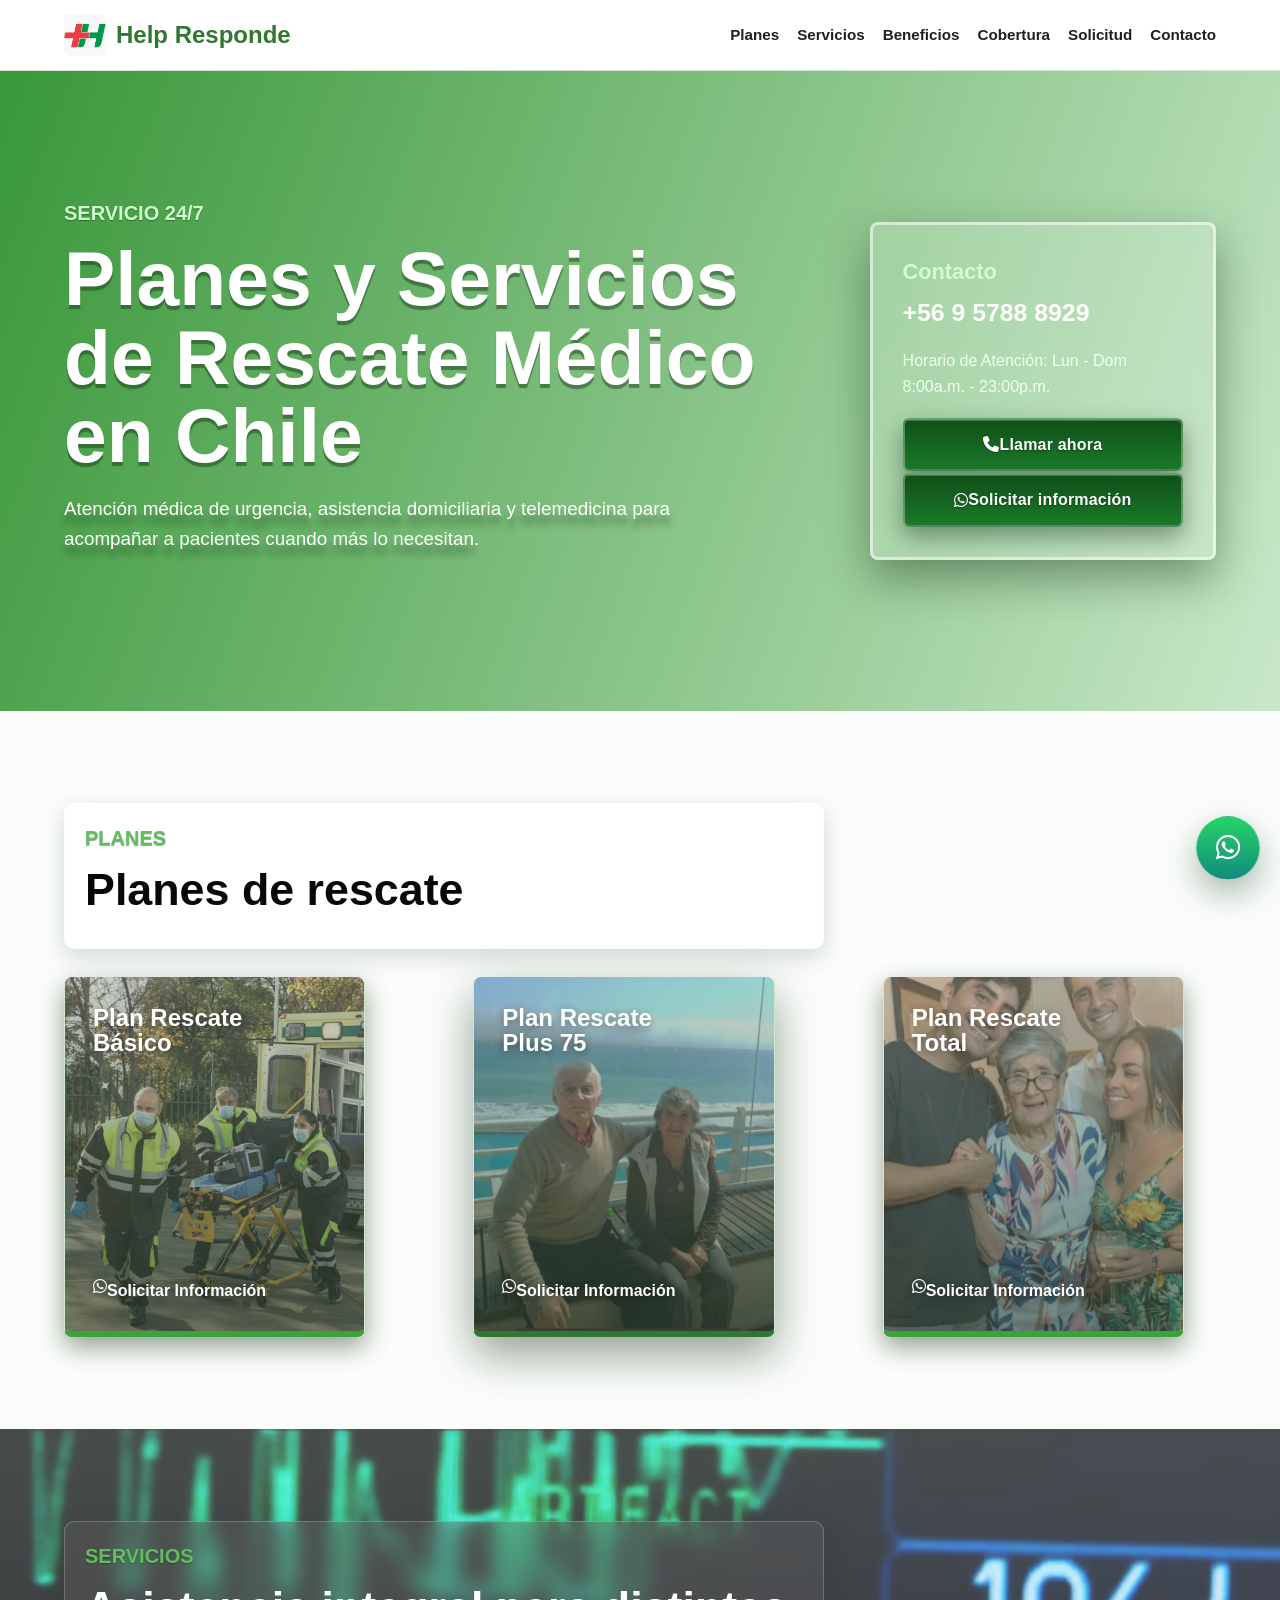
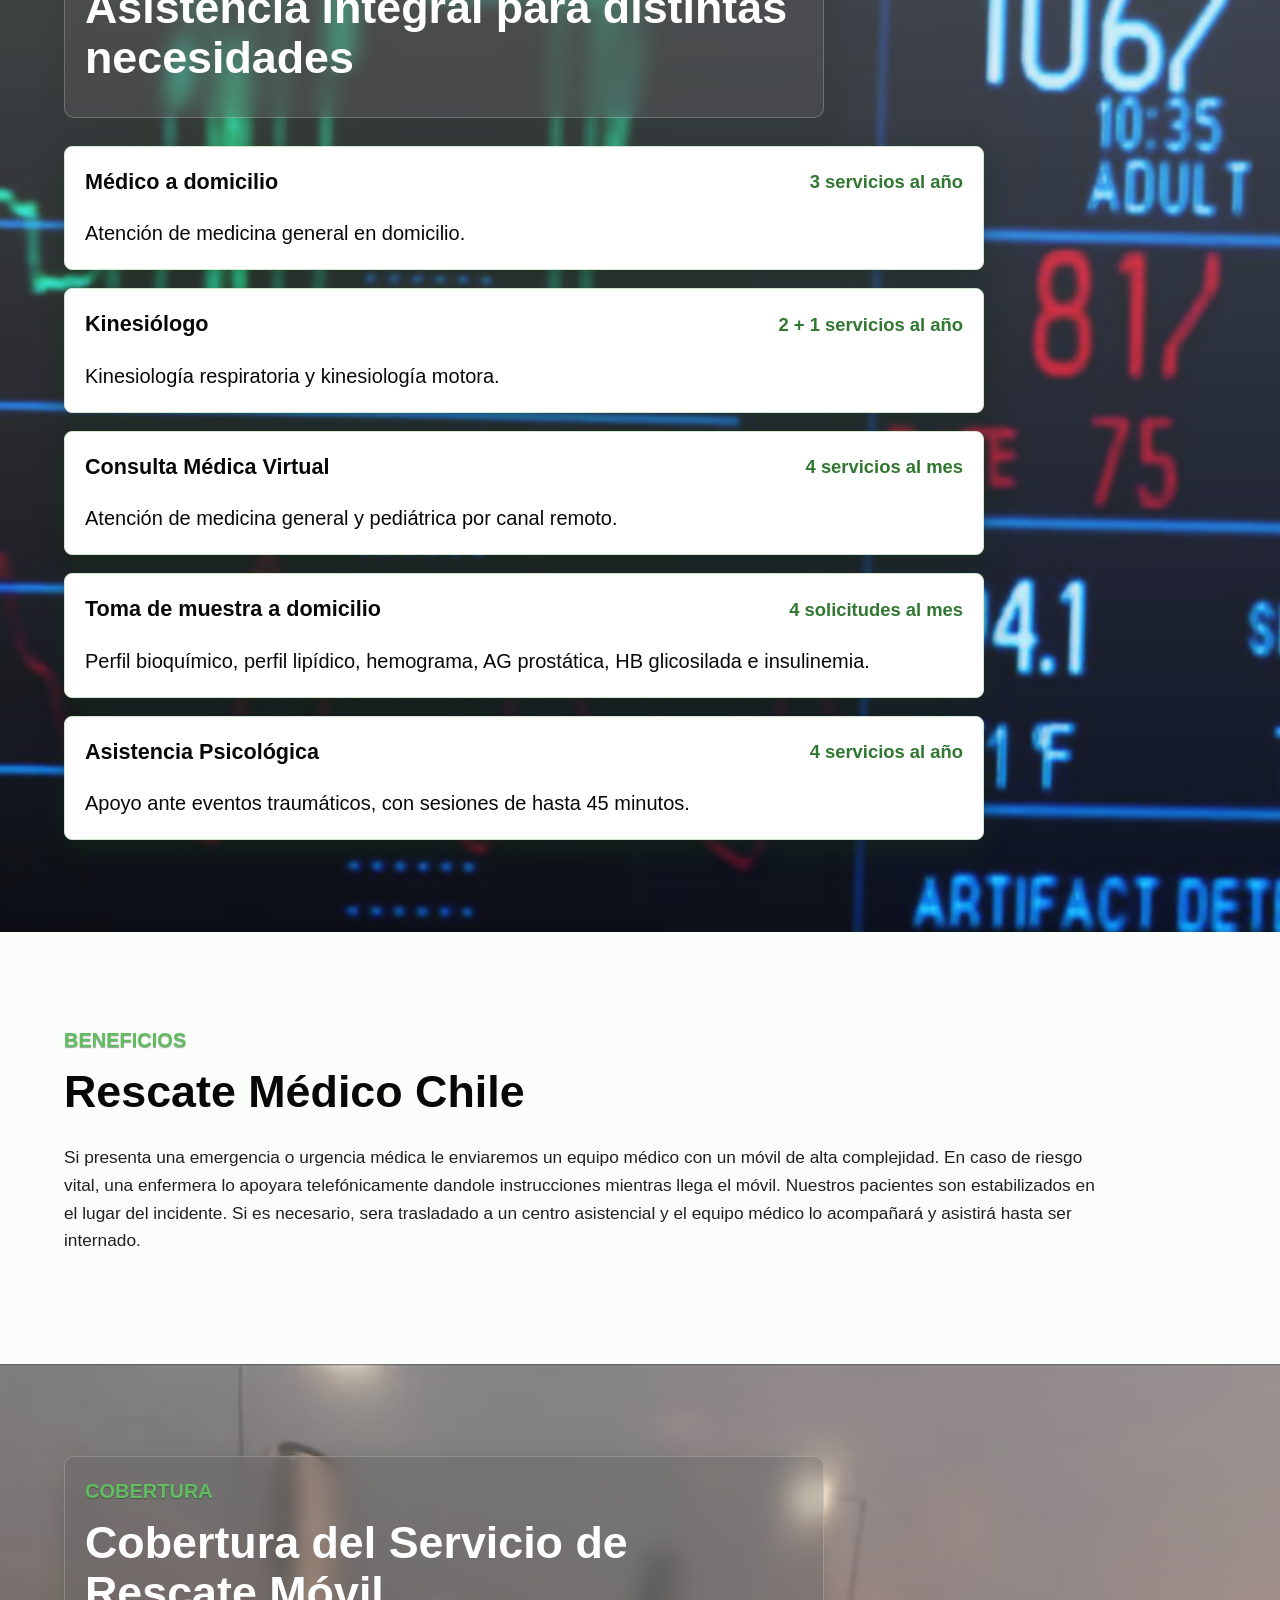
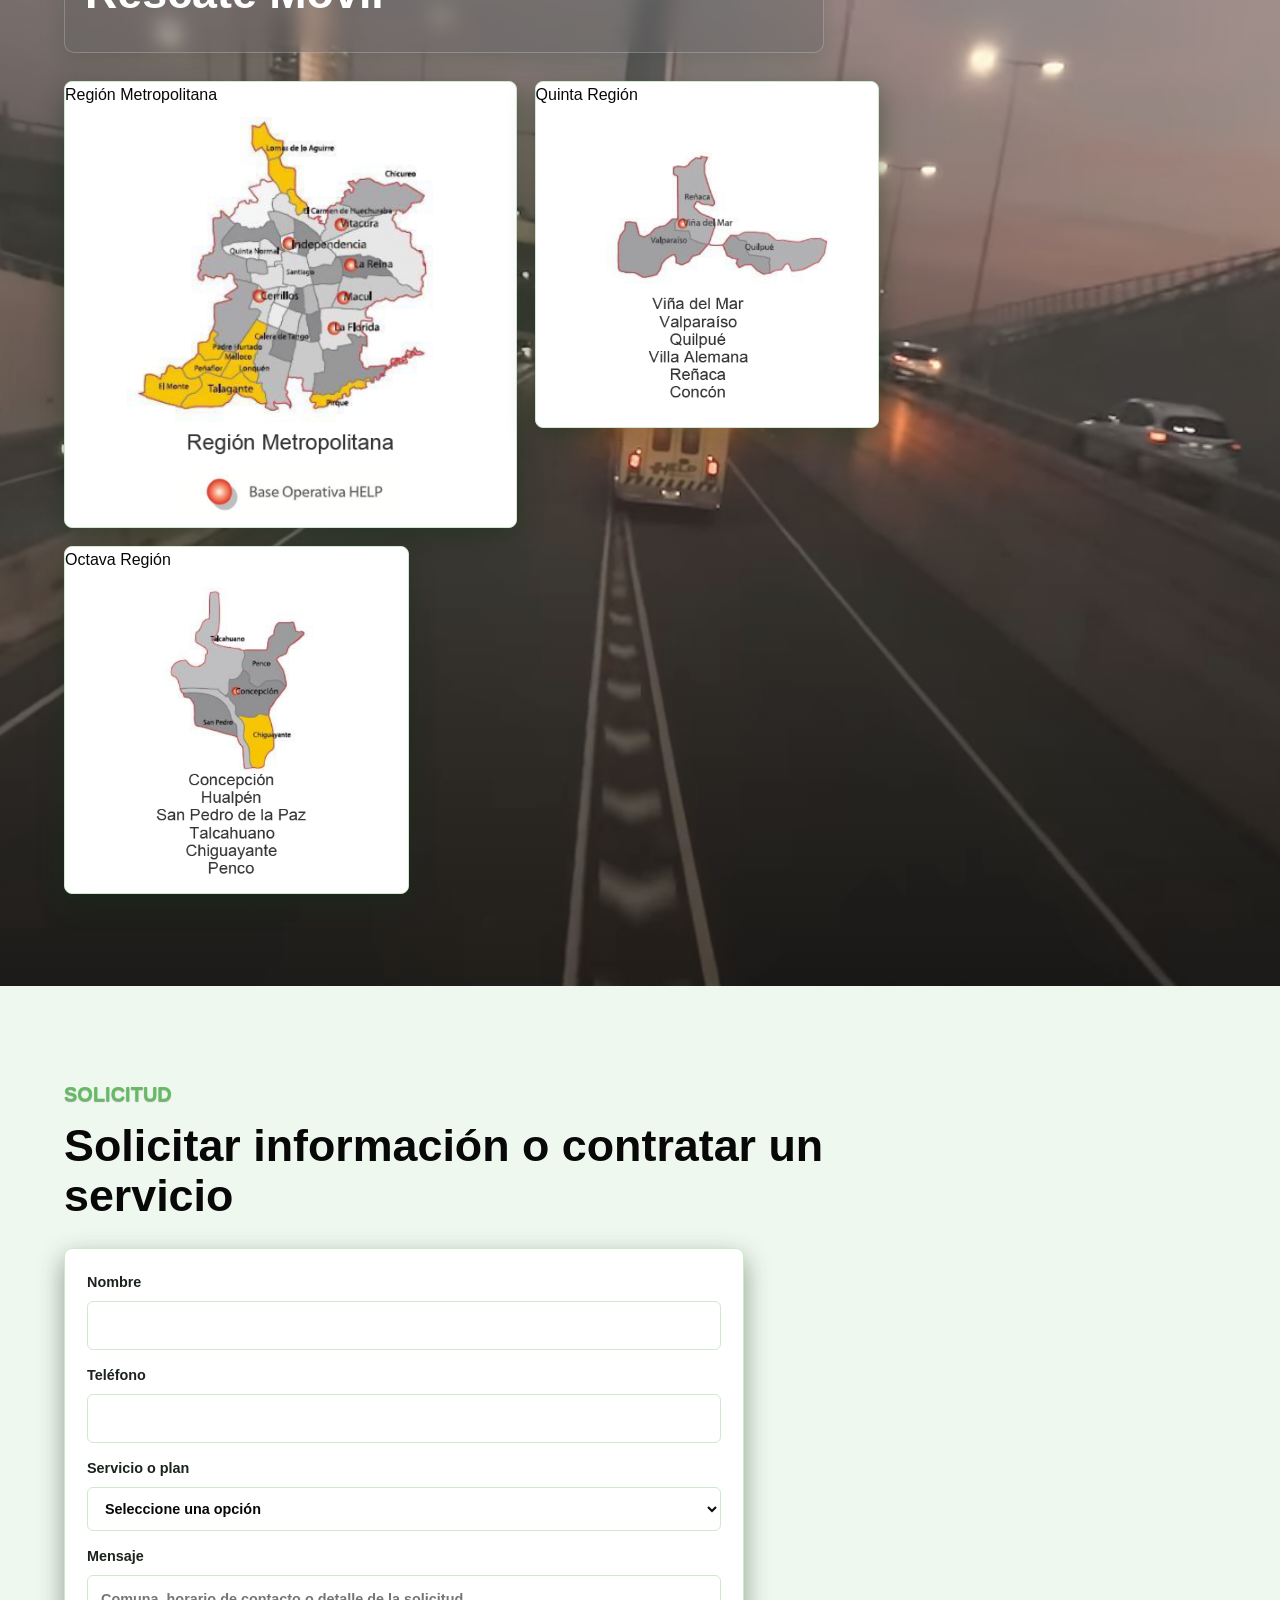
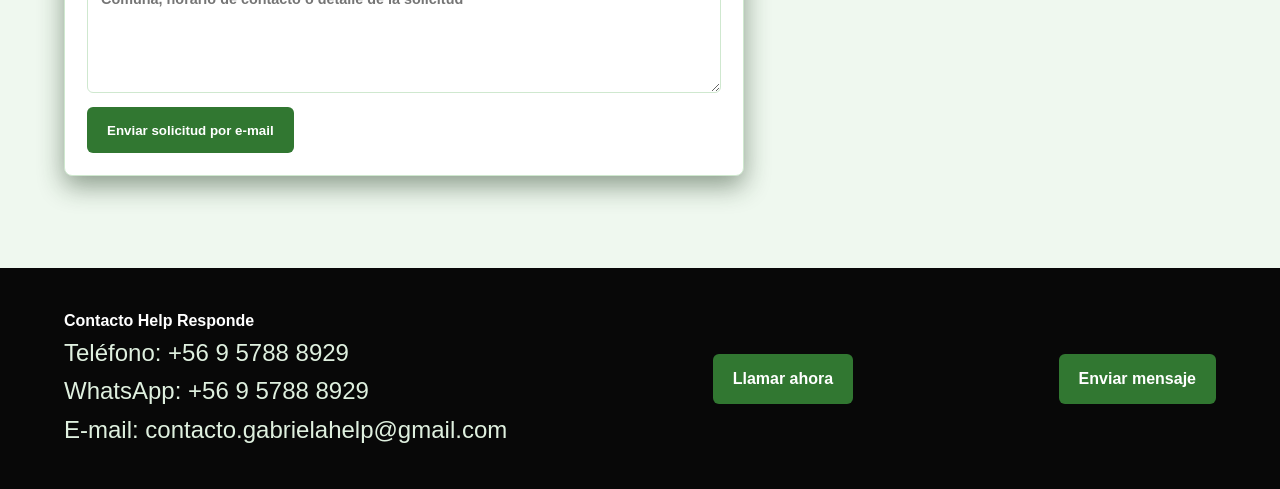
<file: index.html>
<!DOCTYPE html>

<html lang="es">
  
<head>
  
  <meta charset="UTF-8">
  <meta name="viewport" content="width=device-width, initial-scale=1.0">
<meta name="description" content="Servicio de rescate médico en Chile con atención rápida, segura y profesional. Traslados y asistencia de emergencia para pacientes y empresas.">
  <title>Servicio de Rescate Médico </title>
  <!-- Google tag (gtag.js) -->
  <script async src="https://www.googletagmanager.com/gtag/js?id=AW-18288277828"></script>
<script>
  window.dataLayer = window.dataLayer || [];
  function gtag(){dataLayer.push(arguments);}
  gtag('js', new Date());

  gtag('config', 'AW-18288277828');
  gtag('config', 'AW-18288277828/DdGXCNu-r8ocEMTyw5BE', {
    'phone_conversion_number': '+56 9 5788 8929'
  });
</script>
  <!-- Event snippet for Clic de llamada conversion page -->
<script>
function gtag_report_conversion(url) {
  var callback = function () {
    if (typeof(url) != 'undefined') {
      window.location = url;
    }
  };

  gtag('event', 'conversion', {
    'send_to': 'AW-18288277828/Q2jDCJCt4skcEMIyw5BE',
    'value': 1.0,
    'currency': 'CLP',
    'event_callback': callback
  });

  return false;
}
</script>
  <link rel="icon" href="static/assets/Help_Logo.jpg" type="image/x-icon">
  <link rel="stylesheet" href="static/css/style.css">
  <link rel="stylesheet" href="https://cdnjs.cloudflare.com/ajax/libs/font-awesome/6.5.2/css/all.min.css" referrerpolicy="no-referrer">
</head>
<body>
  <header class="site-header">
    <a class="brand" href="#inicio">
      <img src="static/assets/Help_Logo.jpg" alt="">
      <span>Help Responde</span>
    </a>
    <nav class="nav" aria-label="Principal">
      <a href="#planes">Planes</a>
      <a href="#servicios">Servicios</a>
      <a href="#beneficios">Beneficios</a>
      <a href="#cobertura">Cobertura</a>
      <a href="#solicitud">Solicitud</a>
      <a href="#contacto">Contacto</a>
    </nav>
  </header>

  <main>
    <section class="hero" id="inicio">
      
      <div class="hero-content">
        <p class="eyebrow">Servicio 24/7</p>
        <h1>Planes y Servicios de Rescate Médico en Chile</h1>
        <p class="hero-text">
          Atención médica de urgencia, asistencia domiciliaria y telemedicina
          para acompañar a pacientes cuando más lo necesitan.
        </p>
      </div>
      <div class="hero-panel">
  <span>Contacto</span>
  <strong>+56 9 5788 8929</strong>
  <p>Horario de Atención: Lun - Dom 8:00a.m. - 23:00p.m.</p>

  <a class="primary-button call-now-button"
   href="tel:+56957888929"
   onclick="return gtag_report_conversion('tel:+56957888929');">
  <i class="fa-solid fa-phone"></i> Llamar ahora
</a>

  <a class="primary-button"
   href="https://wa.me/56957888929"
   onclick="return gtag_report_contact_conversion('https://wa.me/56957888929');">
  <i class="fa-brands fa-whatsapp"></i> Solicitar información
</a>
</div>
    </section>

   
    <section class="section" id="planes">
      <div class="section-heading section-heading-boxed">
        <p class="eyebrow">Planes</p>
        <h2>Planes de rescate</h2>
      </div>
      <div class="plan-tabs" aria-label="Planes disponibles">
        <a class="plan-option" href="#solicitud" aria-label="Solicitar información sobre Plan Rescate Básico">
          <div class="plan-header">
            <span>Plan Rescate Básico</span>
            
          </div>
          <img class="plan-image" src="static/assets/PlanRescateBásico.png" alt="Plan Rescate Básico">
          <div class="plan-content">
            
            <span><i class="fa-brands fa-whatsapp"></i> Solicitar Información</span>
          </div>
        </a>
        <a class="plan-option highlighted" href="#solicitud" aria-label="Solicitar información sobre Plan Rescate Plus 75">
          <div class="plan-header">
            <span>Plan Rescate Plus 75</span>
            
          </div>
          <img class="plan-image" src="static/assets/PlanRescatePlus.jpg" alt="Plan Rescate Plus 75">
          <div class="plan-content">
            
            <span><i class="fa-brands fa-whatsapp"></i> Solicitar Información</span>
          </div>
        </a>
        <a class="plan-option" href="#solicitud" aria-label="Solicitar información sobre Plan Rescate Total">
          <div class="plan-header">
            <span>Plan Rescate Total</span>
            
          </div>
          <img class="plan-image" src="static/assets/PlanRescateTotal.jpg" alt="Plan Rescate Total">
          <div class="plan-content">
            
            <span><i class="fa-brands fa-whatsapp"></i> Solicitar Información</span>
          </div>
        </a>
      </div>
    </section>

    

    <section class="section muted" id="servicios">
      <div class="section-heading-overimage">
        <p class="eyebrow">Servicios</p>
        <h2>Asistencia integral para distintas necesidades</h2>
      </div>
      <div class="info-accordion">
        <article class="info-item">
          <div class="info-header">
            <span>Médico a domicilio</span>
            <strong>3 servicios al año</strong>
          </div>
          <div class="info-content">
            <p>Atención de medicina general en domicilio.</p>
          </div>
        </article>
        <article class="info-item">
          <div class="info-header">
            <span>Kinesiólogo</span>
            <strong>2 + 1 servicios al año</strong>
          </div>
          <div class="info-content">
            <p>Kinesiología respiratoria y kinesiología motora.</p>
          </div>
        </article>
        <article class="info-item">
          <div class="info-header">
            <span>Consulta Médica Virtual</span>
            <strong>4 servicios al mes</strong>
          </div>
          <div class="info-content">
            <p>Atención de medicina general y pediátrica por canal remoto.</p>
          </div>
        </article>
        <article class="info-item">
          <div class="info-header">
            <span>Toma de muestra a domicilio</span>
            <strong>4 solicitudes al mes</strong>
          </div>
          <div class="info-content">
            <p>Perfil bioquímico, perfil lipídico, hemograma, AG prostática, HB glicosilada e insulinemia.</p>
          </div>
        </article>
        <article class="info-item">
          <div class="info-header">
            <span>Asistencia Psicológica</span>
            <strong>4 servicios al año</strong>
          </div>
          <div class="info-content">
            <p>Apoyo ante eventos traumáticos, con sesiones de hasta 45 minutos.</p>
          </div>
        </article>
      </div>
    </section>
<section class="section" id="beneficios">
      <div class="section-heading">
        <p class="eyebrow">Beneficios</p>
        <h2>Rescate Médico Chile</h2>
      </div>
      <p class="wide-text">
        Si presenta una emergencia o urgencia médica le enviaremos un 
        equipo médico con un móvil de alta complejidad. En caso de riesgo vital, 
        una enfermera lo apoyara telefónicamente dandole instrucciones mientras llega el móvil. 
        Nuestros pacientes son estabilizados en el lugar del incidente. Si es necesario,
        sera trasladado a un centro asistencial y el equipo médico lo acompañará
        y asistirá hasta ser internado.</p>
    </section>
    <section class="section coverage-background" id="cobertura">
      <div class="section-heading-overimage">
        <p class="eyebrow">Cobertura</p>
        <h2>Cobertura del Servicio de Rescate Móvil</h2>
      </div>
      <div class="coverage-list">
  <article class="coverage-box map-large">
    <div class="coverage-header">Región Metropolitana</div>

    <div class="coverage-content">
      <img src="static/assets/RM.png"
           alt="Mapa de la Región Metropolitana">
    </div>
  </article>

  <article class="coverage-box">
    <div class="coverage-header">Quinta Región</div>
    <div class="coverage-content">
    </div>

    <div class="coverage-content">
      <img src="static/assets/Val.png"
           alt="Mapa de la Región valparaíso">
    </div>
  </article>

  <article class="coverage-box">
    <div class="coverage-header">Octava Región</div>
    <div class="coverage-content">
    </div>
    <div class="coverage-content">
      <img src="static/assets/Conce.png"
           alt="Mapa de la Región biobío">
    </div>
  </article>
</div>
    </section>

    <section class="section muted" id="solicitud">
      <div class="section-heading">
        <p class="eyebrow">Solicitud</p>
        <h2>Solicitar información o contratar un servicio</h2>
      </div>
      <div class="request-layout">
        <form class="request-form" action="mailto:contacto@clinicasmoviles.cl" method="post" enctype="text/plain">
          <label>
            Nombre
            <input type="text" name="nombre" autocomplete="name" required>
          </label>
          <label>
            Teléfono
            <input type="tel" name="telefono" autocomplete="tel" required>
          </label>
          <label>
            Servicio o plan
            <select name="servicio" required>
              <option value="">Seleccione una opción</option>
              <option>Plan Rescate Básico</option>
              <option>Plan Rescate Plus 75</option>
              <option>Plan Rescate Total</option>
            </select>
          </label>
          <label>
            Mensaje
            <textarea name="mensaje" rows="4" placeholder="Comuna, horario de contacto o detalle de la solicitud"></textarea>
          </label>
          <button class="secondary-button" type="submit">Enviar solicitud por e-mail</button>
        </form>
      </div>
    </section>
  </main>

  <footer class="footer" id="contacto">
  <div>
    <strong>Contacto</strong>
    <strong>Help Responde</strong>

    <p>
      Teléfono:
      <a href="tel:+56957888929"
         onclick="return gtag_report_conversion('tel:+56957888929');">
        +56 9 5788 8929
      </a>
    </p>

    <p>
      WhatsApp:
      <a href="https://wa.me/56957888929"
   onclick="return gtag_report_contact_conversion('https://wa.me/56957888929');">
  +56 9 5788 8929
    </a>
    </p>

    <p>E-mail: contacto.gabrielahelp@gmail.com</p>
  </div>

  <a class="secondary-button"
     href="tel:+56957888929"
     onclick="return gtag_report_conversion('tel:+56957888929');">
    Llamar ahora
  </a>

  <a class="secondary-button"
     href="https://wa.me/56957888929"
     onclick="return gtag_report_contact_conversion('https://wa.me/56957888929');"
     target="_blank"
     rel="noopener noreferrer">
    Enviar mensaje
  </a>
</footer>

  <a class="whatsapp-float"
   href="https://wa.me/56957888929"
   onclick="return gtag_report_contact_conversion('https://wa.me/56957888929');"
   target="_blank"
   rel="noopener noreferrer"
   aria-label="Abrir WhatsApp para solicitar información">
    <span class="whatsapp-float__icon" aria-hidden="true">
      <i class="fa-brands fa-whatsapp" aria-hidden="true"></i>
    </span>
  </a>
</body>
</html>
</file>
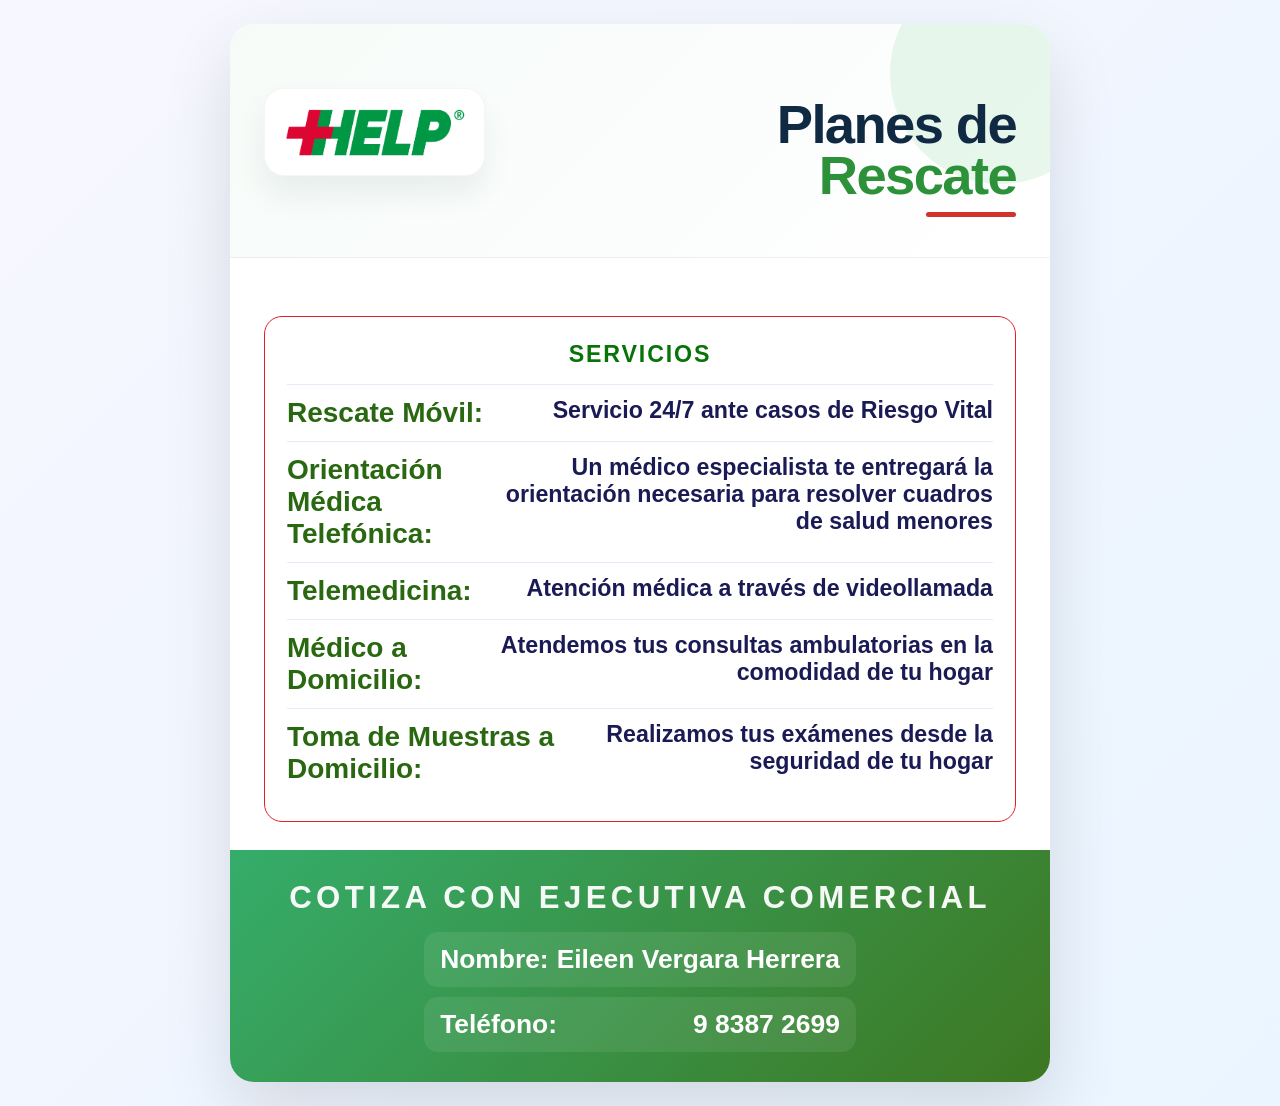
<file: afiche-75.html>
﻿<!DOCTYPE html>
<html lang="es">
<head>
    <meta charset="UTF-8">
    <meta name="viewport" content="width=device-width, initial-scale=1.0">
    <title>Plan +75 - Help Rescate</title>
    <style>
        * {
            margin: 0;
            padding: 0;
            box-sizing: border-box;
        }

        body {
            font-family: 'Segoe UI', Tahoma, Geneva, Verdana, sans-serif;
            background: linear-gradient(135deg, #f7f7ff 0%, #eaf5ff 100%);
            display: flex;
            justify-content: center;
            align-items: center;
            min-height: 100vh;
            padding: 24px;
        }

        .afiche {
            width: 100%;
            max-width: 820px;
            background: #ffffff;
            border-radius: 24px;
            box-shadow: 0 28px 70px rgba(0, 0, 0, 0.12);
            overflow: hidden;
        }

        .header {
            background: linear-gradient(135deg, #f6fbf8 0%, #ffffff 100%);
            padding: 23px 34px 28px;
            position: relative;
            overflow: hidden;
            border-bottom: 1px solid rgba(0, 0, 0, 0.05);
        }

        .header::before {
            content: '';
            position: absolute;
            width: 220px;
            height: 220px;
            border-radius: 50%;
            background: rgba(40, 176, 75, 0.1);
            top: -60px;
            right: -60px;
        }

        .header-top {
            display: flex;
            align-items: center;
            justify-content: space-between;
            gap: 24px;
            margin-bottom: 12px;
            position: relative;
            z-index: 1;
        }

        .logo-box {
            display: inline-flex;
            align-items: center;
            justify-content: center;
            background: white;
            border-radius: 20px;
            padding: 14px 18px;
            box-shadow: 0 18px 30px rgba(38, 82, 93, 0.08);
            border: 1px solid rgba(0, 0, 0, 0.04);
        }

        .logo-box img {
            height: 58px;
            width: auto;
            display: block;
        }

        .header-copy {
            display: flex;
            flex-direction: column;
            align-items: flex-end;
            gap: 10px;
            text-align: right;
        }

        .header-copy h1 {
            font-size: 3.4rem;
            line-height: 0.95;
            letter-spacing: -0.03em;
            margin: 0;
            color: #102a43;
        }

        .eyebrow {
            font-size: 0.95rem;
            font-weight: 800;
            color: #3f5f4b;
            text-transform: uppercase;
            letter-spacing: 0.16em;
        }

        .header-copy h1 {
            font-size: 3.4rem;
            line-height: 0.95;
            letter-spacing: -0.03em;
            margin: 0;
            color: #102a43;
        }

        .header-copy h1 .text-red {
            color: #d1322b;
        }

        .header-copy h1 .text-green {
            color: #2d913a;
        }

        .header-copy .line {
            width: 90px;
            height: 5px;
            border-radius: 999px;
            background: #d1322b;
        }


        .header p {
            font-size: 1rem;
            max-width: 600px;
            margin: 0;
            opacity: 0.9;
            line-height: 1.7;
            color: #203040;
        }

        .content {
            padding: 36px 34px 28px;
        }

        .descripcion {
            background: #f4f7ff;
            border: 1px solid #d6defe;
            border-radius: 18px;
            padding: 26px 24px;
            margin-bottom: 28px;
            color: #2e3a59;
            font-size: 1rem;
            line-height: 1.8;
        }

        .section-title {
            font-size: 1.25rem;
            color: #5a2f97;
            font-weight: 800;
            margin-bottom: 18px;
            text-transform: uppercase;
            letter-spacing: 0.12em;
        }

        .grid {
            display: grid;
            grid-template-columns: repeat(2, minmax(0, 1fr));
            gap: 16px;
        }

        .service {
            display: flex;
            gap: 14px;
            background: white;
            border: 1px solid #e4e9ff;
            border-radius: 18px;
            padding: 18px;
            align-items: flex-start;
            box-shadow: 0 12px 24px rgba(94, 92, 255, 0.06);
        }

        .icon {
            width: 48px;
            height: 48px;
            border-radius: 18px;
            background: #35b440;
            display: grid;
            place-items: center;
            color: white;
            font-size: 1.35rem;
            flex-shrink: 0;
        }

        .service strong {
            font-size: 1.5rem;
            display: block;
            margin-bottom: 6px;
            color: #47852f;
        }

        .service span {
            display: block;
            color: #000000;
            font-size: 1.5rem;
            line-height: 1.6;
        }

        .prices {
            background: #ffffff;
            border: 1px solid #e02121;
            border-radius: 18px;
            padding: 24px 22px;
            margin-top: 22px;
        }

        .prices h3 {
            color: #067406;
            text-align: center;
            font-size: 1.45rem;
            font-weight: 800;
            margin-bottom: 16px;
            text-transform: uppercase;
            letter-spacing: 0.08em;
        }

        .price-row {
            display: flex;
            justify-content: space-between;
            gap: 10px;
            padding: 12px 0;
            border-top: 1px solid rgba(123, 63, 207, 0.12);
            
        }

        .price-row:first-child {
            border-top: none;
        }

        .price-row span {
            text-align: right;
            font-weight: 600;
            font-size: 1.45rem;
            color: #1a1a55;
        }

        .price-row strong {
            font-size: 1.75rem;
            color: #296810;
        }


        .footer {
            background: linear-gradient(135deg, #35ad6b 0%, #3d7722 100%);
            padding: 30px 30px;
            text-align: center;
            color: white;
        }

        .footer-title {
            font-size: 1.95rem;
            text-transform: uppercase;
            letter-spacing: 0.14em;
            font-weight: 800;
            margin-bottom: 16px;
            opacity: 0.95;
        }

        .footer-contact {
            display: inline-grid;
            gap: 10px;
            text-align: left;
            max-width: 480px;
            margin: 0 auto;
            
        }

        .footer-contact div {
            display: flex;
            justify-content: space-between;
            align-items: center;
            font-size: 1.65rem;
            font-weight: 700;
            background: rgba(255, 255, 255, 0.08);
            padding: 12px 16px;
            border-radius: 14px;
        }

         .footer-contact .contact-name {
            justify-content: flex-start;
            gap: 8px;
        }

        .banner-extra {
            display: flex;
            flex-wrap: wrap;
            justify-content: space-between;
            align-items: center;
            gap: 16px;
            background: linear-gradient(135deg, #46932f 0%, #24ca3abb 100%);
            color: white;
            padding: 18px 24px;
            border-top: 1px solid rgba(255, 255, 255, 0.18);
        }

        .banner-text {
            flex: 1 1 320px;
            min-width: 240px;
            font-size: 1.25rem;
            line-height: 1.5;
            font-weight: 700;
            text-transform: uppercase;
            letter-spacing: 0.03em;
        }

        .banner-logo {
            flex: 0 0 auto;
            display: flex;
            align-items: center;
            justify-content: center;
            min-width: 180px;
        }

        .banner-logo img {
            max-height: 48px;
            width: auto;
            display: block;
        }

        @media (max-width: 720px) {
            .header h1 {
                font-size: 2.6rem;
            }

            .grid {
                grid-template-columns: 1fr;
            }

            .content {
                padding: 28px 24px 24px;
            }
        }
    </style>
</head>
<body>
    <div class="afiche">
        <div class="header">
            <div class="header-top">
                <div class="logo-box">
                    <img src="static/assets/jelp.png" alt="Help Rescate logo">
                </div>
                <div class="header-copy">
                    <h1><br>Planes de<br><span class="text-green">Rescate</span></h1>
                    <div class="line"></div>
                </div>
            </div>
        </div>

        <div class="content">
            
            <div class="prices">
                <h3> Servicios</h3>
                <div class="price-row"><strong>Rescate Móvil:</strong><span>Servicio 24/7 ante casos de Riesgo Vital</span></div>
                <div class="price-row"><strong>Orientación Médica Telefónica:</strong><span>Un médico especialista te entregará la orientación necesaria para resolver cuadros de salud menores</span></div>
                <div class="price-row"><strong>Telemedicina:</strong><span>Atención médica a través de videollamada</span></div>
                <div class="price-row"><strong>Médico a Domicilio:</strong><span>Atendemos tus consultas ambulatorias en la comodidad de tu hogar</span></div>
                <div class="price-row"><strong>Toma de Muestras a Domicilio:</strong><span>Realizamos tus exámenes desde la seguridad de tu hogar</span></div>
                
            </div>
        </div>

        <div class="footer">
            <div class="footer-title">Cotiza con Ejecutiva Comercial</div>
            <div class="footer-contact">
                <div class="contact-name"><strong>Nombre:</strong><span>Eileen Vergara Herrera</span></div>
                <div>Teléfono: <span>9 8387 2699</span></div>
            </div>
        </div>

        
    </div>
</body>
</html>
</file>
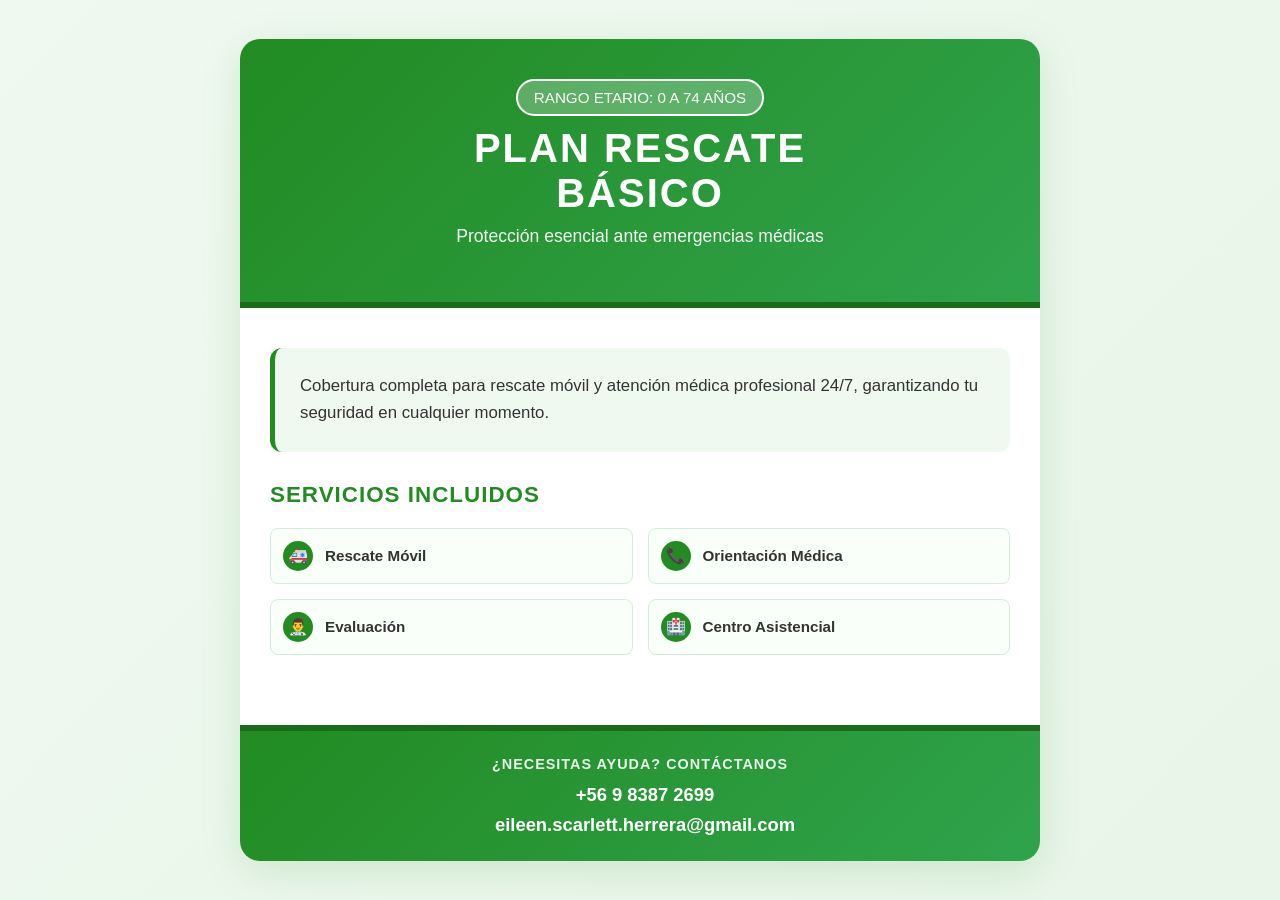
<file: afiche-basico.html>
<!DOCTYPE html>
<html lang="es">
<head>
    <meta charset="UTF-8">
    <meta name="viewport" content="width=device-width, initial-scale=1.0">
    <title>Plan Rescate Básico - Help Rescate</title>
    <style>
        * {
            margin: 0;
            padding: 0;
            box-sizing: border-box;
        }

        body {
            font-family: 'Segoe UI', Tahoma, Geneva, Verdana, sans-serif;
            background: linear-gradient(135deg, #f0f9f0 0%, #e8f5e8 100%);
            display: flex;
            justify-content: center;
            align-items: center;
            min-height: 100vh;
            padding: 20px;
        }

        .afiche {
            width: 100%;
            max-width: 800px;
            background: white;
            border-radius: 20px;
            box-shadow: 0 10px 40px rgba(34, 139, 34, 0.15);
            overflow: hidden;
            display: flex;
            flex-direction: column;
        }

        .header {
            background: linear-gradient(135deg, #228B22 0%, #2FA34C 100%);
            padding: 40px 30px;
            color: white;
            text-align: center;
            border-bottom: 6px solid #1a6b1a;
        }

        .header h1 {
            font-size: 2.5em;
            font-weight: 700;
            margin-bottom: 10px;
            text-transform: uppercase;
            letter-spacing: 2px;
        }

        .header .subtitle {
            font-size: 1.1em;
            opacity: 0.95;
            margin-bottom: 15px;
        }

        .badge {
            display: inline-block;
            background: rgba(255, 255, 255, 0.25);
            padding: 8px 16px;
            border-radius: 50px;
            font-size: 0.95em;
            margin-bottom: 10px;
            border: 2px solid white;
        }

        .content {
            padding: 40px 30px;
            flex-grow: 1;
        }

        .descripcion {
            background: #f0f9f0;
            padding: 25px;
            border-radius: 12px;
            margin-bottom: 30px;
            border-left: 5px solid #228B22;
            font-size: 1.05em;
            line-height: 1.6;
            color: #333;
        }

        .servicios-title {
            font-size: 1.4em;
            color: #228B22;
            font-weight: 700;
            margin-bottom: 20px;
            text-transform: uppercase;
            letter-spacing: 1px;
        }

        .servicios-grid {
            display: grid;
            grid-template-columns: 1fr 1fr;
            gap: 15px;
            margin-bottom: 30px;
        }

        .servicio {
            display: flex;
            align-items: center;
            gap: 12px;
            padding: 12px;
            background: #f9fff9;
            border-radius: 8px;
            border: 1px solid #d4edda;
        }

        .servicio-icon {
            width: 30px;
            height: 30px;
            background: #228B22;
            border-radius: 50%;
            display: flex;
            align-items: center;
            justify-content: center;
            color: white;
            font-size: 16px;
            flex-shrink: 0;
        }

        .servicio-text {
            font-size: 0.95em;
            color: #333;
            font-weight: 500;
        }

        .footer {
            background: linear-gradient(135deg, #228B22 0%, #2FA34C 100%);
            padding: 25px 30px;
            color: white;
            text-align: center;
            border-top: 6px solid #1a6b1a;
        }

        .footer-title {
            font-size: 0.9em;
            text-transform: uppercase;
            letter-spacing: 1px;
            opacity: 0.9;
            margin-bottom: 12px;
            font-weight: 600;
        }

        .footer-content {
            display: flex;
            flex-direction: column;
            gap: 8px;
        }

        .footer-item {
            font-size: 1.15em;
            font-weight: 600;
            display: flex;
            align-items: center;
            justify-content: center;
            gap: 10px;
        }

        .footer-item i {
            font-size: 1.3em;
        }

        .footer-item a {
            color: white;
            text-decoration: none;
            transition: opacity 0.3s;
        }

        .footer-item a:hover {
            opacity: 0.8;
        }

        @media print {
            body {
                background: white;
            }
            .afiche {
                box-shadow: none;
                max-width: 100%;
            }
        }

        @media (max-width: 600px) {
            .header h1 {
                font-size: 2em;
            }
            .servicios-grid {
                grid-template-columns: 1fr;
            }
        }
    </style>
</head>
<body>
    <div class="afiche">
        <div class="header">
            <div class="badge">RANGO ETARIO: 0 A 74 AÑOS</div>
            <h1>Plan Rescate<br>Básico</h1>
            <p class="subtitle">Protección esencial ante emergencias médicas</p>
        </div>

        <div class="content">
            <div class="descripcion">
                Cobertura completa para rescate móvil y atención médica profesional 24/7, garantizando tu seguridad en cualquier momento.
            </div>

            <div class="servicios-title">Servicios Incluidos</div>
            <div class="servicios-grid">
                <div class="servicio">
                    <div class="servicio-icon">🚑</div>
                    <div class="servicio-text"><strong>Rescate Móvil</strong></div>
                </div>
                <div class="servicio">
                    <div class="servicio-icon">📞</div>
                    <div class="servicio-text"><strong>Orientación Médica</strong></div>
                </div>
                <div class="servicio">
                    <div class="servicio-icon">👨‍⚕️</div>
                    <div class="servicio-text"><strong>Evaluación</strong></div>
                </div>
                <div class="servicio">
                    <div class="servicio-icon">🏥</div>
                    <div class="servicio-text"><strong>Centro Asistencial</strong></div>
                </div>
            </div>
        </div>

        <div class="footer">
            <div class="footer-title">¿Necesitas ayuda? Contáctanos</div>
            <div class="footer-content">
                <div class="footer-item">
                    <i class="fas fa-phone"></i>
                    <a href="tel:+56983872699">+56 9 8387 2699</a>
                </div>
                <div class="footer-item">
                    <i class="fas fa-envelope"></i>
                    <a href="mailto:eileen.scarlett.herrera@gmail.com">eileen.scarlett.herrera@gmail.com</a>
                </div>
            </div>
        </div>
    </div>
</body>
</html>
</file>
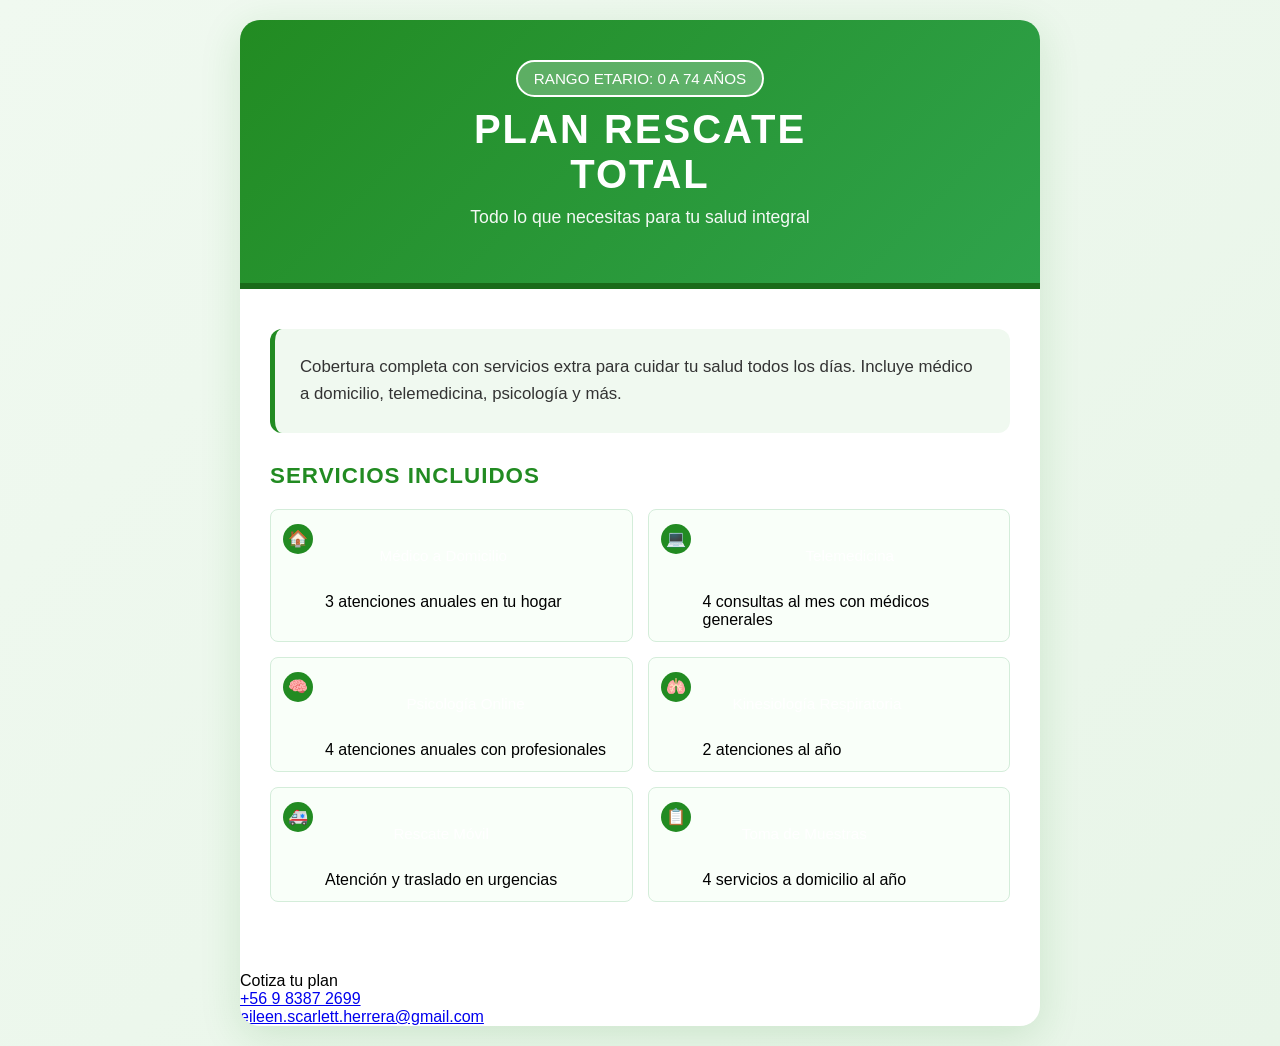
<file: afiche-total.html>
<!DOCTYPE html>
<html lang="es">
<head>
    <meta charset="UTF-8">
    <meta name="viewport" content="width=device-width, initial-scale=1.0">
    <title>Plan Rescate Total - Help Rescate</title>
    <style>
        * {
            margin: 0;
            padding: 0;
            box-sizing: border-box;
        }

        body {
            font-family: 'Segoe UI', Tahoma, Geneva, Verdana, sans-serif;
            background: linear-gradient(135deg, #f0f9f0 0%, #e8f5e8 100%);
            display: flex;
            justify-content: center;
            align-items: center;
            min-height: 100vh;
            padding: 20px;
        }

        .afiche {
            width: 100%;
            max-width: 800px;
            background: white;
            border-radius: 20px;
            box-shadow: 0 10px 40px rgba(34, 139, 34, 0.15);
            overflow: hidden;
            display: flex;
            flex-direction: column;
        }

        .header {
            background: linear-gradient(135deg, #228B22 0%, #2FA34C 100%);
            padding: 40px 30px;
            color: white;
            text-align: center;
            border-bottom: 6px solid #1a6b1a;
        }

        .header h1 {
            font-size: 2.5em;
            font-weight: 700;
            margin-bottom: 10px;
            text-transform: uppercase;
            letter-spacing: 2px;
        }

        .header .subtitle {
            font-size: 1.1em;
            opacity: 0.95;
            margin-bottom: 15px;
        }

        .badge {
            display: inline-block;
            background: rgba(255, 255, 255, 0.25);
            padding: 8px 16px;
            border-radius: 50px;
            font-size: 0.95em;
            margin-bottom: 10px;
            border: 2px solid white;
        }

        .premium-badge {
            display: inline-block;
            background: #FFD700;
            color: #1967D2;
            padding: 8px 16px;
            border-radius: 50px;
            font-size: 0.9em;
            margin-left: 10px;
            font-weight: 700;
        }

        .content {
            padding: 40px 30px;
            flex-grow: 1;
        }

        .descripcion {
            background: #f0f9f0;
            padding: 25px;
            border-radius: 12px;
            margin-bottom: 30px;
            border-left: 5px solid #228B22;
            font-size: 1.05em;
            line-height: 1.6;
            color: #333;
        }

        .servicios-title {
            font-size: 1.4em;
            color: #228B22;
            font-weight: 700;
            margin-bottom: 20px;
            text-transform: uppercase;
            letter-spacing: 1px;
        }

        .servicios-grid {
            display: grid;
            grid-template-columns: 1fr 1fr;
            gap: 15px;
            margin-bottom: 30px;
        }

        .servicio {
            display: flex;
            gap: 12px;
            padding: 12px;
            background: #f9fff9;
            border-radius: 8px;
            border: 1px solid #d4edda;
        }

        .servicio-icon {
            width: 30px;
            height: 30px;
            background: #228B22;
            border-radius: 50%;
            display: flex;
            align-items: center;
            justify-content: center;
            color: white;
            font-size: 16px;
            flex-shrink: 0;
            margin-top: 2px;
        }

        .servicio-content {
            display: flex;
            flex-direction: column;
            gap: 4px;
        }

        .servicio-text {
            font-size: 0.95em;228B22 0%, #2FA34C 100%);
            padding: 25px 30px;
            color: white;
            text-align: center;
            border-top: 6px solid #1a6b1a
        .servicio-desc {
            font-size: 0.8em;
            color: #666;
            line-height: 1.3;
        }

        .footer {
            background: linear-gradient(135deg, #1967D2 0%, #2196F3 100%);
            padding: 25px 30px;
            color: white;
            text-align: center;
            border-top: 6px solid #1565c0;
        }

        .footer-title {
            font-size: 0.9em;
            text-transform: uppercase;
            letter-spacing: 1px;
            opacity: 0.9;
            margin-bottom: 12px;
            font-weight: 600;
        }

        .footer-content {
            display: flex;
            flex-direction: column;
            gap: 8px;
        }

        .footer-item {
            font-size: 1.15em;
            font-weight: 600;
            display: flex;
            align-items: center;
            justify-content: center;
            gap: 10px;
        }

        .footer-item i {
            font-size: 1.3em;
        }

        .footer-item a {
            color: white;
            text-decoration: none;
            transition: opacity 0.3s;
        }

        .footer-item a:hover {
            opacity: 0.8;
        }

        @media print {
            body {
                background: white;
            }
            .afiche {
                box-shadow: none;
                max-width: 100%;
            }
        }

        @media (max-width: 600px) {
            .header h1 {
                font-size: 2em;
            }
            .servicios-grid {
                grid-template-columns: 1fr;
            }
        }
    </style>
</head>
<body>
    <div class="afiche">
        <div class="header">
            <div class="badge">RANGO ETARIO: 0 A 74 AÑOS</div>
            <h1>Plan Rescate<br>Total</h1>
            <p class="subtitle">Todo lo que necesitas para tu salud integral</p>
        </div>

        <div class="content">
            <div class="descripcion">
                Cobertura completa con servicios extra para cuidar tu salud todos los días. Incluye médico a domicilio, telemedicina, psicología y más.
            </div>

            <div class="servicios-title">Servicios Incluidos</div>
            <div class="servicios-grid">
                <div class="servicio">
                    <div class="servicio-icon">🏠</div>
                    <div class="servicio-content">
                        <div class="servicio-text">Médico a Domicilio</div>
                        <div class="servicio-desc">3 atenciones anuales en tu hogar</div>
                    </div>
                </div>
                <div class="servicio">
                    <div class="servicio-icon">💻</div>
                    <div class="servicio-content">
                        <div class="servicio-text">Telemedicina</div>
                        <div class="servicio-desc">4 consultas al mes con médicos generales</div>
                    </div>
                </div>
                <div class="servicio">
                    <div class="servicio-icon">🧠</div>
                    <div class="servicio-content">
                        <div class="servicio-text">Psicología Online</div>
                        <div class="servicio-desc">4 atenciones anuales con profesionales</div>
                    </div>
                </div>
                <div class="servicio">
                    <div class="servicio-icon">🫁</div>
                    <div class="servicio-content">
                        <div class="servicio-text">Kinesiología Respiratoria</div>
                        <div class="servicio-desc">2 atenciones al año</div>
                    </div>
                </div>
                <div class="servicio">
                    <div class="servicio-icon">🚑</div>
                    <div class="servicio-content">
                        <div class="servicio-text">Rescate Móvil</div>
                        <div class="servicio-desc">Atención y traslado en urgencias</div>
                    </div>
                </div>
                <div class="servicio">
                    <div class="servicio-icon">📋</div>
                    <div class="servicio-content">
                        <div class="servicio-text">Toma de Muestras</div>
                        <div class="servicio-desc">4 servicios a domicilio al año</div>
                    </div>
                </div>
            </div>
        </div>

        <div class="footer">
            <div class="footer-title">Cotiza tu plan</div>
            <div class="footer-content">
                <div class="footer-item">
                    <i class="fas fa-phone"></i>
                    <a href="tel:+56983872699">+56 9 8387 2699</a>
                </div>
                <div class="footer-item">
                    <i class="fas fa-envelope"></i>
                    <a href="mailto:eileen.scarlett.herrera@gmail.com">eileen.scarlett.herrera@gmail.com</a>
                </div>
            </div>
        </div>
    </div>
</body>
</html>
</file>
<file: static/css/style.css>
﻿/* ============================================================
   style.css - Punto de entrada principal
   Importa todos los archivos CSS por seccion
   ============================================================ */

@import url("base.css");
@import url("header.css");
@import url("hero.css");
@import url("sections.css");
@import url("servicios.css");
@import url("planes.css");
@import url("cobertura.css");
@import url("solicitud.css");
@import url("footer.css");
@import url("responsive.css");
</file>
